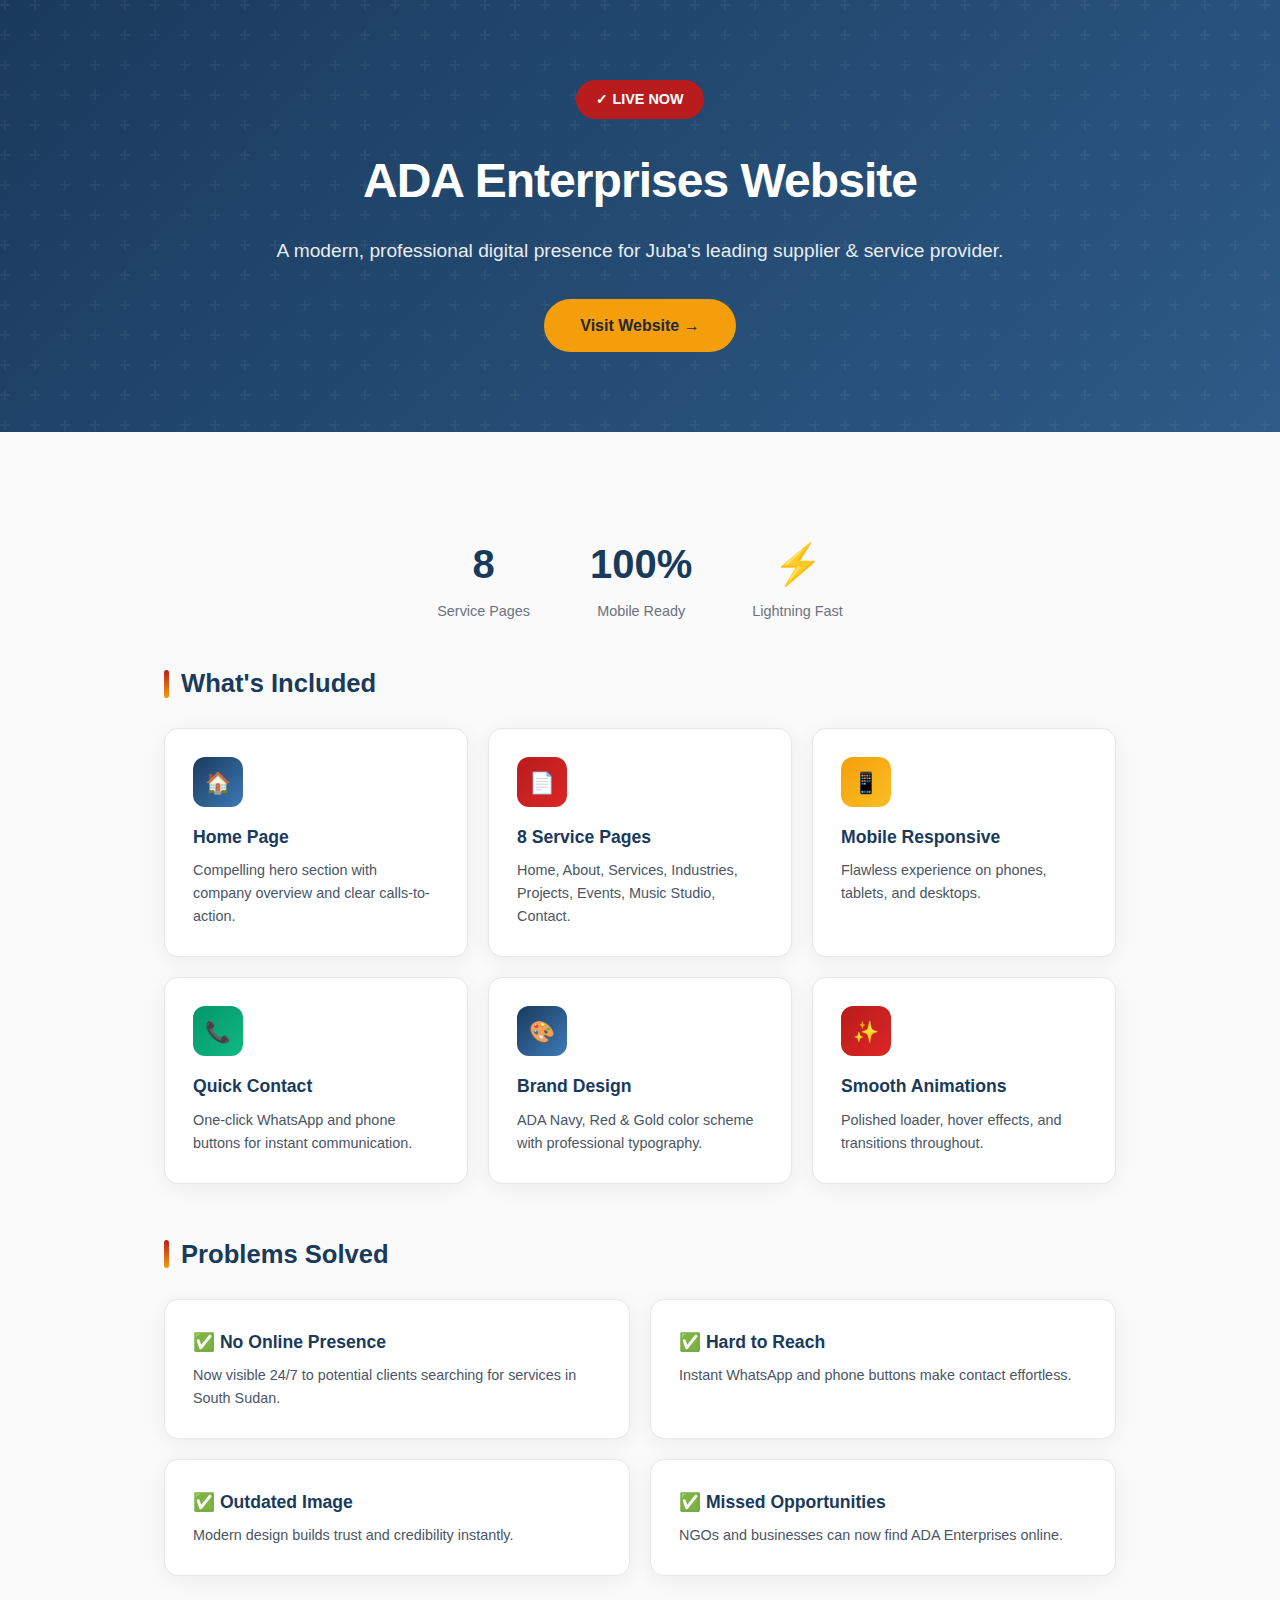
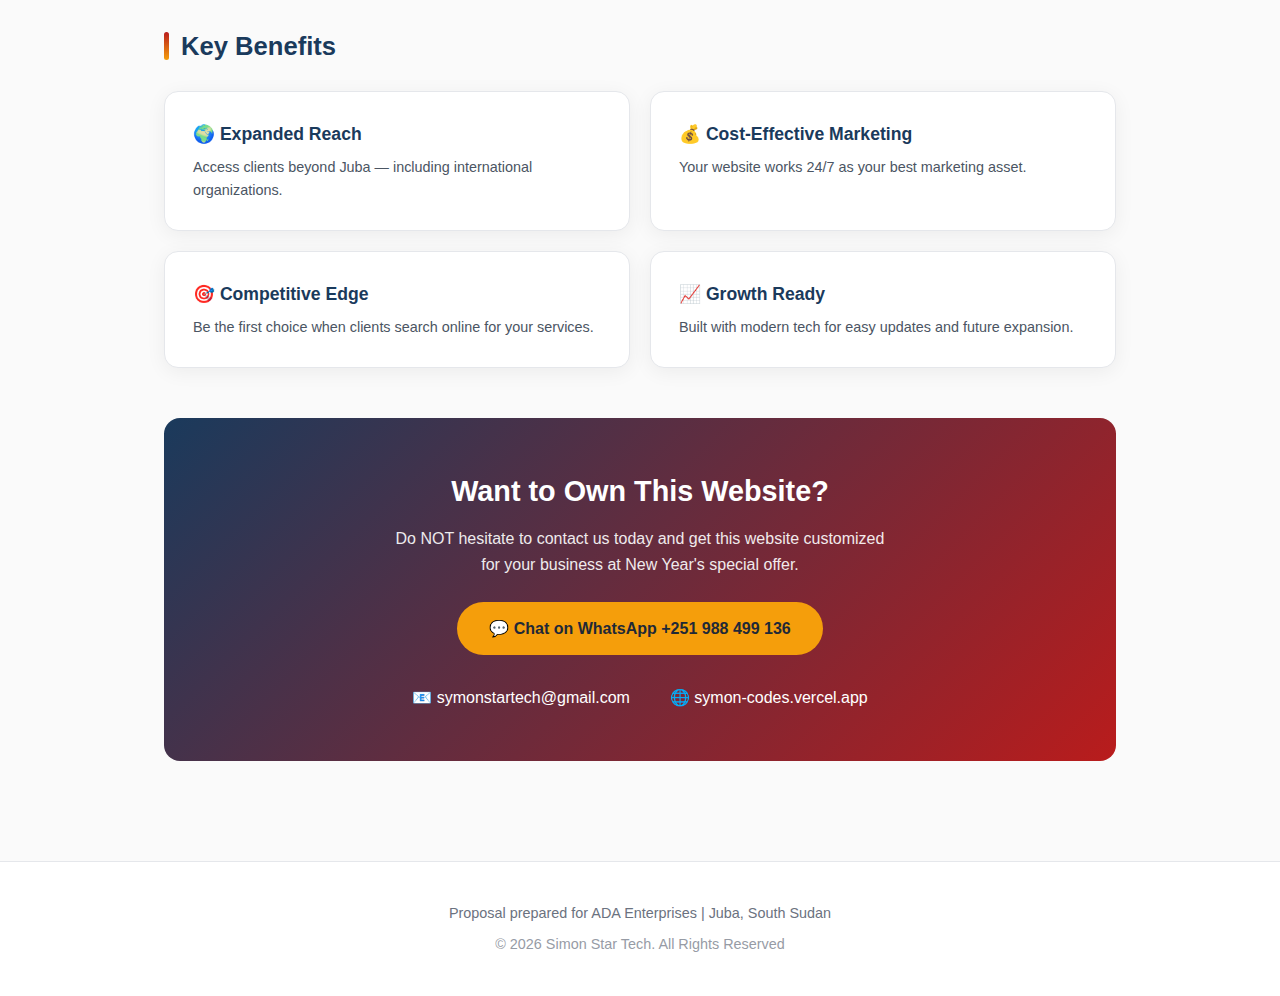
<file: proposal.html>
<!DOCTYPE html>
<html lang="en">
<head>
    <meta charset="UTF-8">
    <meta name="viewport" content="width=device-width, initial-scale=1.0">
    <title>ADA Enterprises Website - Live Now</title>
    <style>
        * {
            margin: 0;
            padding: 0;
            box-sizing: border-box;
        }

        :root {
            --ada-navy: #1a3a5c;
            --ada-red: #b91c1c;
            --ada-gold: #f59e0b;
            --ada-light: #fafafa;
        }

        @import url('https://fonts.googleapis.com/css2?family=Inter:wght@400;500;600;700&family=Montserrat:wght@600;700;800&display=swap');

        body {
            font-family: 'Inter', sans-serif;
            background: var(--ada-light);
            color: #1f2937;
            line-height: 1.6;
        }

        .font-heading { font-family: 'Montserrat', sans-serif; }

        /* Hero */
        .hero {
            background: linear-gradient(135deg, var(--ada-navy) 0%, #2d5a87 100%);
            color: white;
            padding: 80px 24px;
            text-align: center;
            position: relative;
            overflow: hidden;
        }

        .hero::before {
            content: '';
            position: absolute;
            top: 0; left: 0; right: 0; bottom: 0;
            background: url("data:image/svg+xml,%3Csvg width='60' height='60' viewBox='0 0 60 60' xmlns='http://www.w3.org/2000/svg'%3E%3Cg fill='none' fill-rule='evenodd'%3E%3Cg fill='%23ffffff' fill-opacity='0.05'%3E%3Cpath d='M36 34v-4h-2v4h-4v2h4v4h2v-4h4v-2h-4zm0-30V0h-2v4h-4v2h4v4h2V6h4V4h-4zM6 34v-4H4v4H0v2h4v4h2v-4h4v-2H6zM6 4V0H4v4H0v2h4v4h2V6h4V4H6z'/%3E%3C/g%3E%3C/g%3E%3C/svg%3E");
        }

        .hero-content {
            position: relative;
            z-index: 1;
            max-width: 800px;
            margin: 0 auto;
        }

        .badge {
            display: inline-block;
            background: var(--ada-red);
            color: white;
            padding: 8px 20px;
            border-radius: 30px;
            font-size: 0.9rem;
            font-weight: 600;
            margin-bottom: 24px;
        }

        .hero h1 {
            font-size: 3rem;
            font-weight: 800;
            margin-bottom: 16px;
            letter-spacing: -0.02em;
        }

        .hero p {
            font-size: 1.2rem;
            opacity: 0.9;
            margin-bottom: 32px;
        }

        .hero-btn {
            display: inline-block;
            background: var(--ada-gold);
            color: #1f2937;
            padding: 14px 36px;
            border-radius: 30px;
            font-weight: 700;
            text-decoration: none;
            transition: all 0.3s ease;
        }

        .hero-btn:hover {
            transform: translateY(-3px);
            box-shadow: 0 8px 25px rgba(245, 158, 11, 0.4);
        }

        .live-link {
            display: inline-block;
            margin-top: 20px;
            color: white;
            opacity: 0.8;
            font-size: 0.95rem;
        }

        .live-link:hover { opacity: 1; }

        /* Container */
        .container {
            max-width: 1000px;
            margin: 0 auto;
            padding: 60px 24px;
        }

        /* Section */
        .section {
            margin-bottom: 50px;
        }

        .section-title {
            font-family: 'Montserrat', sans-serif;
            font-size: 1.6rem;
            font-weight: 700;
            color: var(--ada-navy);
            margin-bottom: 24px;
            display: flex;
            align-items: center;
            gap: 12px;
        }

        .section-title::before {
            content: '';
            width: 5px;
            height: 28px;
            background: linear-gradient(180deg, var(--ada-red), var(--ada-gold));
            border-radius: 3px;
        }

        /* Grid */
        .grid-3 {
            display: grid;
            grid-template-columns: repeat(3, 1fr);
            gap: 20px;
        }

        .grid-2 {
            display: grid;
            grid-template-columns: repeat(2, 1fr);
            gap: 20px;
        }

        @media (max-width: 768px) {
            .grid-3, .grid-2 { grid-template-columns: 1fr; }
            .hero h1 { font-size: 2rem; }
        }

        /* Cards */
        .card {
            background: white;
            border-radius: 14px;
            padding: 28px;
            box-shadow: 0 4px 20px rgba(0,0,0,0.06);
            transition: all 0.3s ease;
            border: 1px solid #e5e7eb;
        }

        .card:hover {
            transform: translateY(-4px);
            box-shadow: 0 12px 30px rgba(0,0,0,0.1);
        }

        .card-icon {
            width: 50px;
            height: 50px;
            border-radius: 12px;
            display: flex;
            align-items: center;
            justify-content: center;
            font-size: 1.3rem;
            margin-bottom: 16px;
        }

        .card-icon.navy { background: linear-gradient(135deg, var(--ada-navy), #3d7ab8); color: white; }
        .card-icon.red { background: linear-gradient(135deg, var(--ada-red), #dc2626); color: white; }
        .card-icon.gold { background: linear-gradient(135deg, var(--ada-gold), #fbbf24); color: white; }
        .card-icon.green { background: linear-gradient(135deg, #059669, #10b981); color: white; }

        .card h3 {
            font-family: 'Montserrat', sans-serif;
            font-size: 1.1rem;
            font-weight: 700;
            color: var(--ada-navy);
            margin-bottom: 8px;
        }

        .card p {
            color: #4b5563;
            font-size: 0.9rem;
        }

        /* Stats */
        .stats-row {
            display: flex;
            justify-content: center;
            gap: 60px;
            margin: 40px 0;
            flex-wrap: wrap;
        }

        .stat {
            text-align: center;
        }

        .stat-value {
            font-family: 'Montserrat', sans-serif;
            font-size: 2.5rem;
            font-weight: 800;
            color: var(--ada-navy);
        }

        .stat-label {
            color: #6b7280;
            font-size: 0.9rem;
            margin-top: 4px;
        }

        /* Footer */
        .footer {
            text-align: center;
            padding: 40px 24px;
            background: white;
            border-top: 1px solid #e5e7eb;
        }

        .footer-logo {
            display: flex;
            align-items: center;
            justify-content: center;
            gap: 12px;
            margin-bottom: 16px;
            font-weight: 700;
            color: var(--ada-navy);
            font-family: 'Montserrat', sans-serif;
            font-size: 1.2rem;
        }

        .footer-logo img {
            height: 44px;
            border-radius: 10px;
        }

        .footer p { color: #6b7280; font-size: 0.9rem; }

        /* CTA Section */
        .cta-section {
            background: linear-gradient(135deg, var(--ada-navy) 0%, var(--ada-red) 100%);
            color: white;
            text-align: center;
            padding: 50px 24px;
            border-radius: 16px;
            margin: 40px 0;
        }

        .cta-section h2 {
            font-family: 'Montserrat', sans-serif;
            font-size: 1.8rem;
            font-weight: 700;
            margin-bottom: 12px;
        }

        .cta-section p {
            opacity: 0.9;
            margin-bottom: 24px;
            max-width: 500px;
            margin-left: auto;
            margin-right: auto;
        }

        .cta-btn {
            display: inline-block;
            background: var(--ada-gold);
            color: #1f2937;
            padding: 14px 32px;
            border-radius: 30px;
            font-weight: 700;
            text-decoration: none;
            transition: all 0.3s ease;
        }

        .cta-btn:hover {
            transform: translateY(-3px);
            box-shadow: 0 8px 25px rgba(245, 158, 11, 0.4);
        }

        .contact-info {
            display: flex;
            justify-content: center;
            gap: 40px;
            margin-top: 30px;
            flex-wrap: wrap;
        }

        .contact-item {
            display: flex;
            align-items: center;
            gap: 10px;
            color: white;
            font-size: 1rem;
        }

        .contact-item span {
            opacity: 0.9;
        }
    </style>
</head>
<body>
    <!-- Hero -->
    <header class="hero">
        <div class="hero-content">
            <span class="badge">✓ LIVE NOW</span>
            <h1 class="font-heading">ADA Enterprises Website</h1>
            <p>A modern, professional digital presence for Juba's leading supplier & service provider.</p>
            <a href="https://ada-enterprise.vercel.app/" target="_blank" class="hero-btn">Visit Website →</a>
            <br>
        </div>
    </header>

    <div class="container">
        <!-- Stats -->
        <div class="stats-row">
            <div class="stat">
                <div class="stat-value">8</div>
                <div class="stat-label">Service Pages</div>
            </div>
            <div class="stat">
                <div class="stat-value">100%</div>
                <div class="stat-label">Mobile Ready</div>
            </div>
            <div class="stat">
                <div class="stat-value">⚡</div>
                <div class="stat-label">Lightning Fast</div>
            </div>
        </div>

        <!-- Key Features -->
        <section class="section">
            <h2 class="section-title">What's Included</h2>
            <div class="grid-3">
                <div class="card">
                    <div class="card-icon navy">🏠</div>
                    <h3>Home Page</h3>
                    <p>Compelling hero section with company overview and clear calls-to-action.</p>
                </div>
                <div class="card">
                    <div class="card-icon red">📄</div>
                    <h3>8 Service Pages</h3>
                    <p>Home, About, Services, Industries, Projects, Events, Music Studio, Contact.</p>
                </div>
                <div class="card">
                    <div class="card-icon gold">📱</div>
                    <h3>Mobile Responsive</h3>
                    <p>Flawless experience on phones, tablets, and desktops.</p>
                </div>
                <div class="card">
                    <div class="card-icon green">📞</div>
                    <h3>Quick Contact</h3>
                    <p>One-click WhatsApp and phone buttons for instant communication.</p>
                </div>
                <div class="card">
                    <div class="card-icon navy">🎨</div>
                    <h3>Brand Design</h3>
                    <p>ADA Navy, Red & Gold color scheme with professional typography.</p>
                </div>
                <div class="card">
                    <div class="card-icon red">✨</div>
                    <h3>Smooth Animations</h3>
                    <p>Polished loader, hover effects, and transitions throughout.</p>
                </div>
            </div>
        </section>

        <!-- Problems Solved -->
        <section class="section">
            <h2 class="section-title">Problems Solved</h2>
            <div class="grid-2">
                <div class="card">
                    <h3>✅ No Online Presence</h3>
                    <p>Now visible 24/7 to potential clients searching for services in South Sudan.</p>
                </div>
                <div class="card">
                    <h3>✅ Hard to Reach</h3>
                    <p>Instant WhatsApp and phone buttons make contact effortless.</p>
                </div>
                <div class="card">
                    <h3>✅ Outdated Image</h3>
                    <p>Modern design builds trust and credibility instantly.</p>
                </div>
                <div class="card">
                    <h3>✅ Missed Opportunities</h3>
                    <p>NGOs and businesses can now find ADA Enterprises online.</p>
                </div>
            </div>
        </section>

        <!-- Benefits -->
        <section class="section">
            <h2 class="section-title">Key Benefits</h2>
            <div class="grid-2">
                <div class="card">
                    <h3>🌍 Expanded Reach</h3>
                    <p>Access clients beyond Juba — including international organizations.</p>
                </div>
                <div class="card">
                    <h3>💰 Cost-Effective Marketing</h3>
                    <p>Your website works 24/7 as your best marketing asset.</p>
                </div>
                <div class="card">
                    <h3>🎯 Competitive Edge</h3>
                    <p>Be the first choice when clients search online for your services.</p>
                </div>
                <div class="card">
                    <h3>📈 Growth Ready</h3>
                    <p>Built with modern tech for easy updates and future expansion.</p>
                </div>
            </div>
        </section>
        <!-- CTA Section -->
        <section class="cta-section">
            <h2 class="font-heading">Want to Own This Website?</h2>
            <p>Do NOT hesitate to contact us today and get this website customized for your business at New Year's special offer.</p>
            <a href="https://wa.me/251988499136" target="_blank" class="cta-btn">💬 Chat on WhatsApp +251 988 499 136</a>
            <div class="contact-info">
                <div class="contact-item">
                    <a href="mailto:symonstartech@gmail.com" style="color: white; text-decoration: none;">📧 symonstartech@gmail.com</a>
                </div>
                <div class="contact-item">
                    <a href="https://symon-codes.vercel.app/" target="_blank" style="color: white; text-decoration: none;">🌐 symon-codes.vercel.app</a>
                </div>
            </div>
        </section>
    </div>

    <!-- Footer -->
    <footer class="footer">
        <p>Proposal prepared for ADA Enterprises | Juba, South Sudan</p>
        <p style="margin-top: 8px; opacity: 0.7;">© 2026 Simon Star Tech. All Rights Reserved</p>
    </footer>
</body>
</html>
</file>
